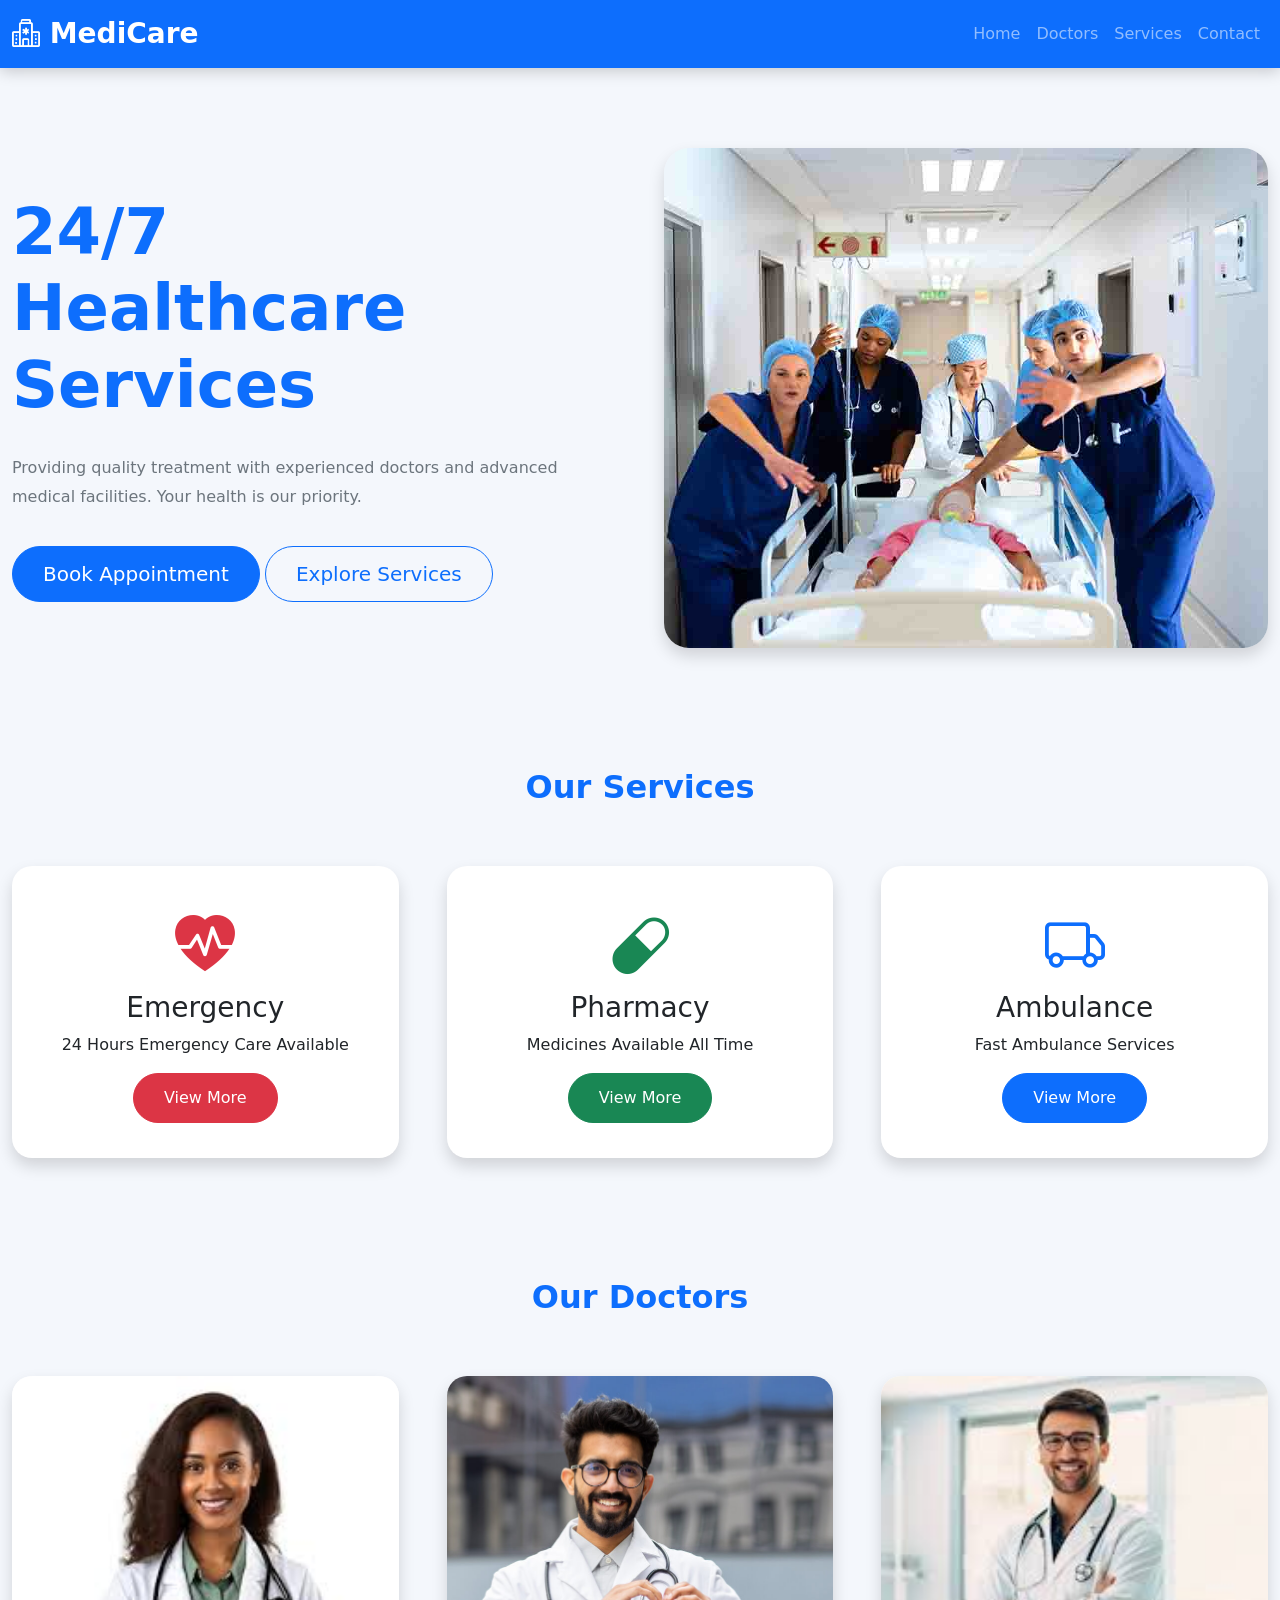
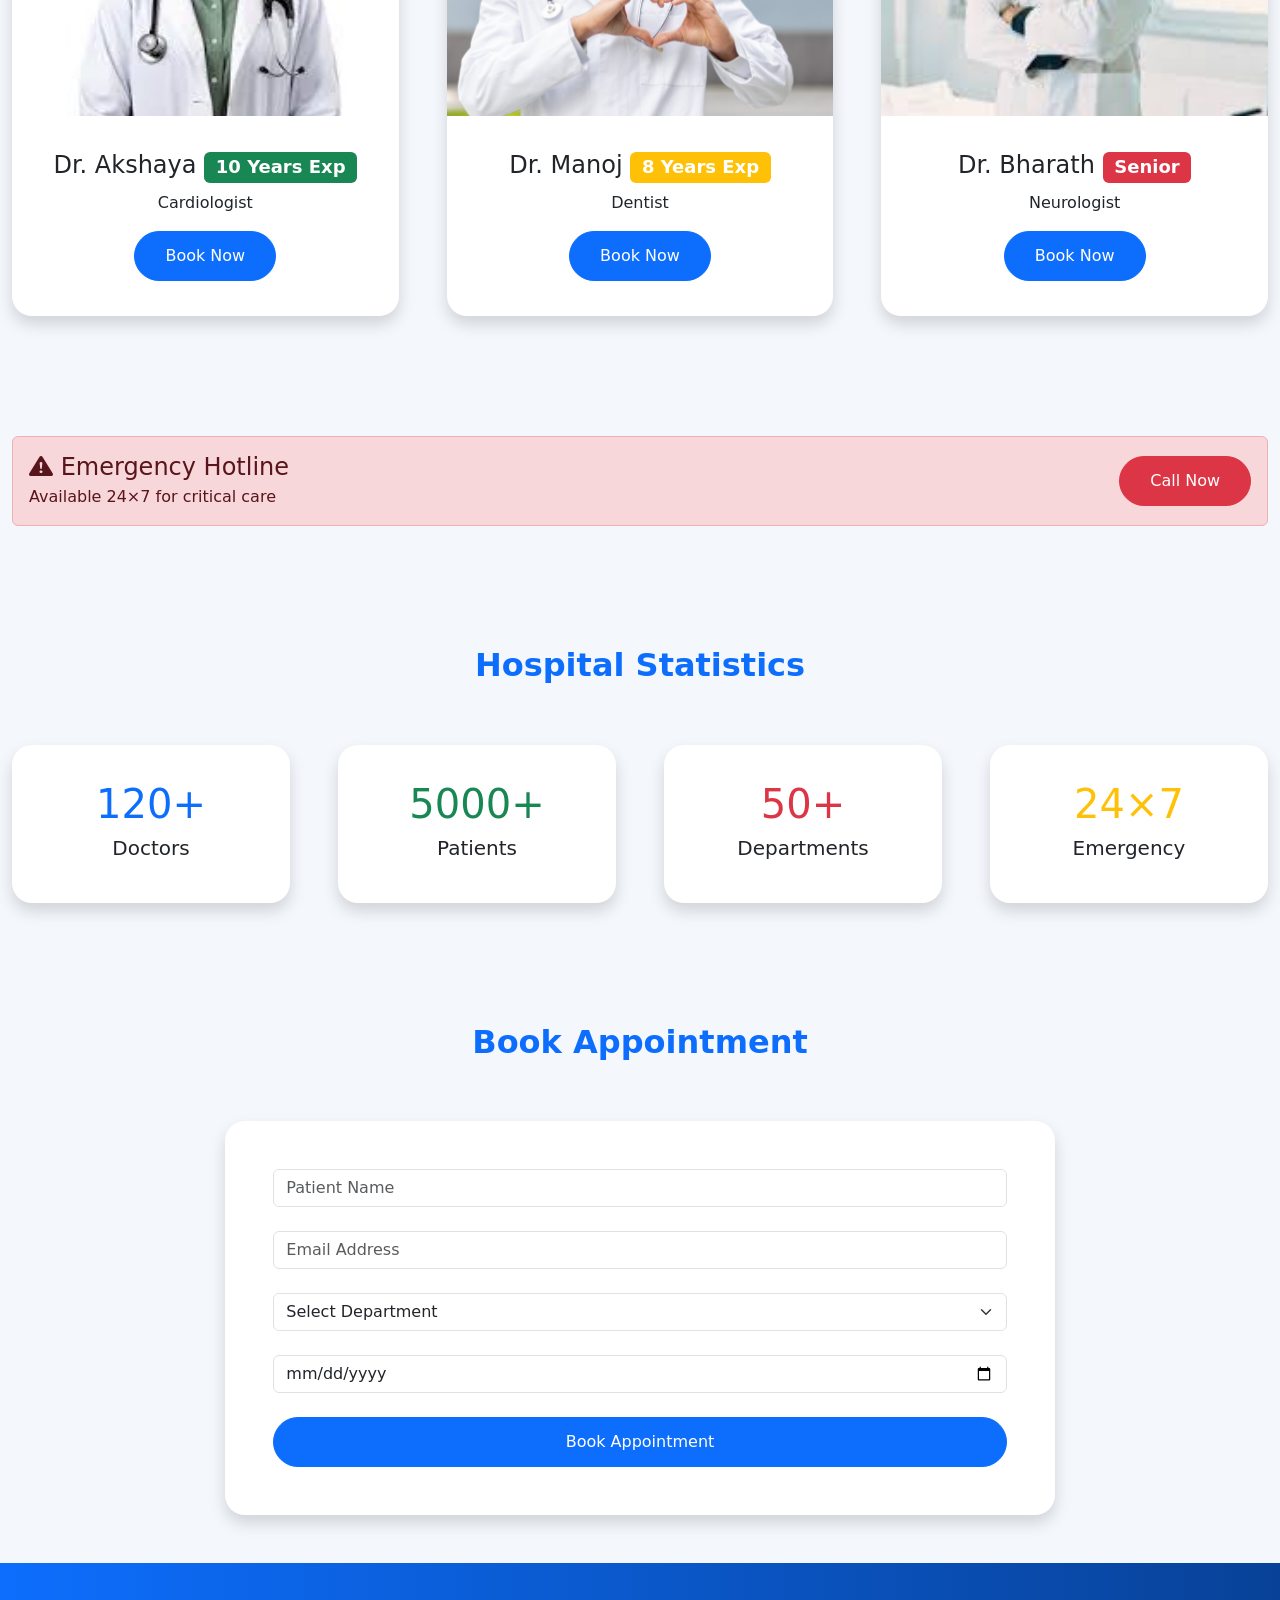
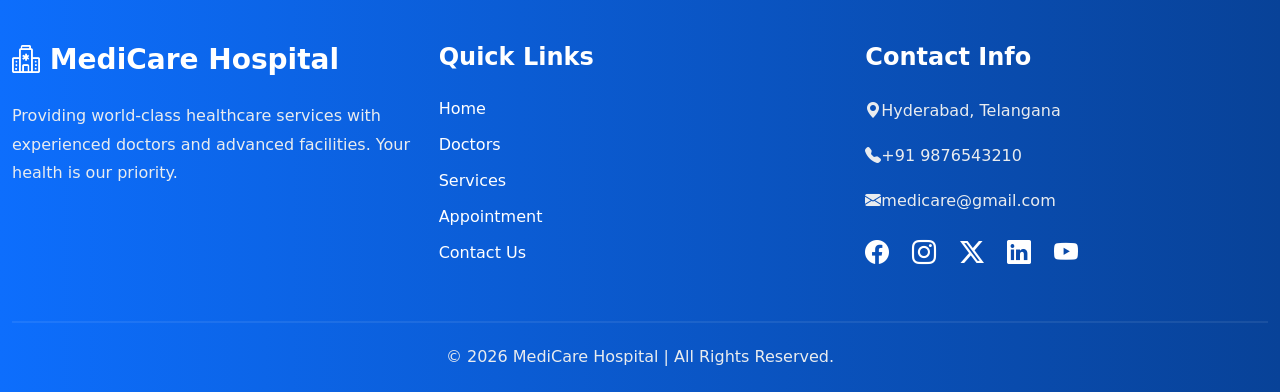
<file: project.html>
<!DOCTYPE html>
<html lang="en">
<head>
    <meta charset="UTF-8">
    <meta name="viewport" content="width=device-width, initial-scale=1.0">
    <title>Document</title>
</head>
<body>
    <!DOCTYPE html>
<html>
<head>
<title>MediCare Hospital</title>

<link href="https://cdn.jsdelivr.net/npm/bootstrap@5.3.3/dist/css/bootstrap.min.css"
rel="stylesheet">

<link rel="stylesheet"
href="https://cdn.jsdelivr.net/npm/bootstrap-icons@1.11.3/font/bootstrap-icons.min.css">

<style>

body{
    background:#f4f7fc;
    overflow-x:hidden;
}

/* Full Width Container */

.container{
    max-width:1400px;
}

/* Navbar */

.navbar{
    box-shadow:0 3px 15px rgba(0,0,0,.2);
}

/* Hero Section */

.hero{
    margin-top:80px;
    margin-bottom:120px;
}

.hero-content{
    padding-right:80px;
}

.hero-content h1{
    color:#0d6efd;
    margin-bottom:30px;
}

.hero-content p{
    line-height:1.8;
    margin-bottom:35px;
}

.hero-image{
    width:100%;
    height:500px;
    object-fit:cover;
    border-radius:25px;
    transition:.5s;
}

.hero-image:hover{
    transform:scale(1.02);
}

/* Section Title */

.section-title{
    margin-bottom:60px;
    color:#0d6efd;
    font-weight:bold;
}

/* Cards */

.card{
    border:none;
    border-radius:20px;
    overflow:hidden;
    transition:.4s;
}

.card:hover{
    transform:translateY(-12px);
    box-shadow:0 15px 30px rgba(0,0,0,.2);
}

.card-body{
    padding:35px;
}

.card-img-top{
    width:100%;
    height:340px;
    object-fit:cover;
    object-position:center top;
}

.btn{
    border-radius:30px;
    padding:12px 30px;
}

/* Services */

.service-icon{
    font-size:60px;
    margin-bottom:20px;
}

/* Sections */

.section{
    margin-top:120px;
}

.footer{
    background:linear-gradient(to right,#0d6efd,#084298);
    color:white;
    padding:80px 0 20px;
}

.footer h3,
.footer h4{
    margin-bottom:25px;
    font-weight:bold;
}

.footer p{
    color:#e9ecef;
    line-height:1.8;
}

.footer ul li{
    margin-bottom:12px;
}

.footer ul li a{
    color:white;
    text-decoration:none;
    transition:.3s;
}

.footer ul li a:hover{
    color:#ffd43b;
    padding-left:10px;
}

.social-icons{
    margin-top:20px;
}

.social-icons i{
    font-size:24px;
    margin-right:18px;
    cursor:pointer;
    transition:.4s;
}

.social-icons i:hover{
    color:#ffd43b;
    transform:translateY(-6px);
}

.footer hr{
    margin:40px 0 20px;
    border:1px solid rgba(255,255,255,.3);
}

</style>

</head>

<body>

<!-- Navbar -->

<nav class="navbar navbar-expand-lg navbar-dark bg-primary">

<div class="container">

<a class="navbar-brand fs-3 fw-bold">

<i class="bi bi-hospital"></i>

MediCare

</a>

<button class="navbar-toggler"
data-bs-toggle="collapse"
data-bs-target="#menu">

<span class="navbar-toggler-icon"></span>

</button>

<div class="collapse navbar-collapse"
id="menu">

<ul class="navbar-nav ms-auto">

<li class="nav-item">
<a class="nav-link" href="#">Home</a>
</li>

<li class="nav-item">
<a class="nav-link" href="#">Doctors</a>
</li>

<li class="nav-item">
<a class="nav-link" href="#">Services</a>
</li>

<li class="nav-item">
<a class="nav-link" href="#">Contact</a>
</li>

</ul>

</div>

</div>

</nav>

<!-- Hero -->

<div class="container hero">

<div class="row align-items-center g-5">

<div class="col-md-6 hero-content">

<h1 class="display-3 fw-bold">

24/7 Healthcare Services

</h1>

<p class="text-secondary">

Providing quality treatment with experienced doctors and advanced medical facilities. Your health is our priority.

</p>

<button class="btn btn-primary btn-lg">

Book Appointment

</button>

<button class="btn btn-outline-primary btn-lg">

Explore Services

</button>

</div>

<div class="col-md-6">

<img src="./Hospital2.jpg"
class="hero-image shadow ">

</div>

</div>

</div>

<!-- Services -->

<div class="container section">

<h2 class="text-center section-title">

Our Services

</h2>

<div class="row g-5">

<div class="col-md-4">

<div class="card shadow">

<div class="card-body text-center">

<i class="bi bi-heart-pulse-fill text-danger service-icon"></i>

<h3>Emergency</h3>

<p>

24 Hours Emergency Care Available

</p>

<button class="btn btn-danger">

View More

</button>

</div>

</div>

</div>

<div class="col-md-4">

<div class="card shadow">

<div class="card-body text-center">

<i class="bi bi-capsule text-success service-icon"></i>

<h3>Pharmacy</h3>

<p>

Medicines Available All Time

</p>

<button class="btn btn-success">

View More

</button>

</div>

</div>

</div>

<div class="col-md-4">

<div class="card shadow">

<div class="card-body text-center">

<i class="bi bi-truck text-primary service-icon"></i>

<h3>Ambulance</h3>

<p>

Fast Ambulance Services

</p>

<button class="btn btn-primary">

View More

</button>

</div>

</div>

</div>

</div>

</div>

<!-- Doctors -->

<div class="container section">

<h2 class="text-center section-title">

Our Doctors

</h2>

<div class="row g-5">

<div class="col-md-4">

<div class="card shadow">

<img src="./doctor_akshaya.jpg"
class="card-img-top">

<div class="card-body text-center">

<h4>

Dr. Akshaya

<span class="badge bg-success">

10 Years Exp

</span>

</h4>

<p>Cardiologist</p>

<button class="btn btn-primary">

Book Now

</button>

</div>

</div>

</div>

<div class="col-md-4">

<div class="card shadow">

<img src="./manoj.jpg"
class="card-img-top">

<div class="card-body text-center">

<h4>

Dr. Manoj

<span class="badge bg-warning">

8 Years Exp

</span>

</h4>

<p>Dentist</p>

<button class="btn btn-primary">

Book Now

</button>

</div>

</div>

</div>

<div class="col-md-4">

<div class="card shadow">

<img src="./Bharath.jpg"
class="card-img-top">

<div class="card-body text-center">

<h4>

Dr. Bharath

<span class="badge bg-danger">

Senior

</span>

</h4>

<p>Neurologist</p>

<button class="btn btn-primary">

Book Now

</button>

</div>

</div>

</div>

</div>

</div>

<div class="container section">

<div class="alert alert-danger d-flex justify-content-between align-items-center">

<div>

<h4 class="mb-1">

<i class="bi bi-exclamation-triangle-fill"></i>

Emergency Hotline

</h4>

Available 24×7 for critical care

</div>

<button class="btn btn-danger">

Call Now

</button>

</div>

</div>
<div class="container section">

<h2 class="text-center section-title">

Hospital Statistics

</h2>

<div class="row g-5">

<div class="col-md-3">

<div class="card shadow text-center">

<div class="card-body">

<h1 class="text-primary">120+</h1>

<h5>Doctors</h5>

</div>

</div>

</div>

<div class="col-md-3">

<div class="card shadow text-center">

<div class="card-body">

<h1 class="text-success">5000+</h1>

<h5>Patients</h5>

</div>
</div>
</div>
<div class="col-md-3">
<div class="card shadow text-center">
<div class="card-body">
<h1 class="text-danger">50+</h1>
<h5>Departments</h5>
</div>
</div>
</div>
<div class="col-md-3">
<div class="card shadow text-center">
<div class="card-body">
<h1 class="text-warning">24×7</h1>
<h5>Emergency</h5>
</div>
</div>
</div>
</div>
</div>

<div class="container section">
<h2 class="text-center section-title">
Book Appointment
</h2>
<div class="row justify-content-center">
<div class="col-md-8">
<div class="card shadow">
<div class="card-body p-5">
<form>
<input type="text" placeholder="Patient Name" class="form-control mb-4">

<input type="email" placeholder="Email Address" class="form-control mb-4">
<select class="form-select mb-4">
<option>Select Department</option>
<option>Cardiology</option>
<option>Dental</option>
<option>Neurology</option>
<option>Orthopedic</option>
</select>
<input type="date" class="form-control mb-4">
<button class="btn btn-primary w-100">Book Appointment
</button>
</form>
</div>
</div>
</div>
</div>
</div>

<footer class="footer mt-5">
    <div class="container">
        <div class="row gy-4">
            <div class="col-md-4">
                <h3>
                    <i class="bi bi-hospital"></i>
                    MediCare Hospital
                </h3>
                <p> Providing world-class healthcare services with experienced doctors and advanced facilities. Your health is our priority.</p>
            </div>

            <div class="col-md-4">
                <h4>Quick Links</h4>
                <ul class="list-unstyled">
                    <li><a href="#">Home</a></li>
                    <li><a href="#">Doctors</a></li>
                    <li><a href="#">Services</a></li>
                    <li><a href="#">Appointment</a></li>
                    <li><a href="#">Contact Us</a></li>
                </ul>
            </div>

            <div class="col-md-4">
                <h4>Contact Info</h4>
                <p>
                    <i class="bi bi-geo-alt-fill"></i>Hyderabad, Telangana
                </p>
                <p>
                    <i class="bi bi-telephone-fill"></i>+91 9876543210</p>
                <p><i class="bi bi-envelope-fill"></i>medicare@gmail.com</p>
                <div class="social-icons">
                    <i class="bi bi-facebook"></i>
                    <i class="bi bi-instagram"></i>
                    <i class="bi bi-twitter-x"></i>
                    <i class="bi bi-linkedin"></i>
                    <i class="bi bi-youtube"></i>
                </div>
            </div>
        </div>
        <hr>
        <div class="text-center">
            <p class="mb-0"> © 2026 MediCare Hospital | All Rights Reserved.</p>
        </div>
    </div>
</footer>
<script src="https://cdn.jsdelivr.net/npm/bootstrap@5.3.3/dist/js/bootstrap.bundle.min.js"></script>
</body>
</html>
</body>
</html>
</file>
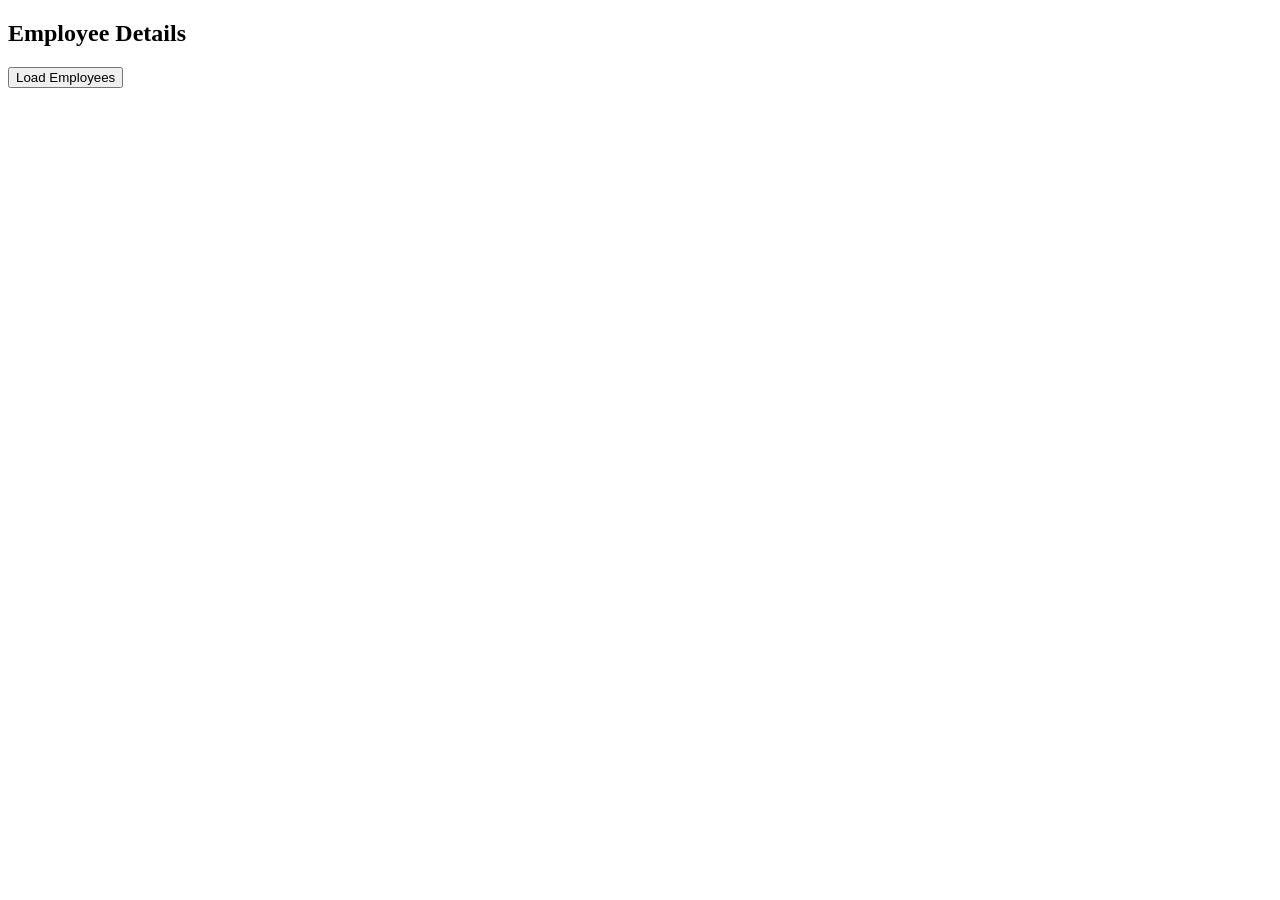
<file: DynamicEmployee/employee.html>
<!DOCTYPE html>
<html>
<head>
    <title>Load Employees</title>
</head>
<body>
    <h2>Employee Details</h2>
    <button onclick="loadEmployees()">Load Employees</button>
    <pre id="output"></pre>
    <script>
        function loadEmployees() 
        {
            let xhr = new XMLHttpRequest();
            xhr.open("GET", "employees.json", true);
            xhr.onreadystatechange = function () 
            {
                if (xhr.readyState === 4) 
                {
                    if (xhr.status === 200) 
                    {
                        document.getElementById("output").textContent = xhr.responseText;

                    }
                     else 
                    {

                        document.getElementById("output").textContent = "Error loading employees";
                    }
                }
            };
            xhr.send();
        }
    </script>
</body>
</html>
</file>
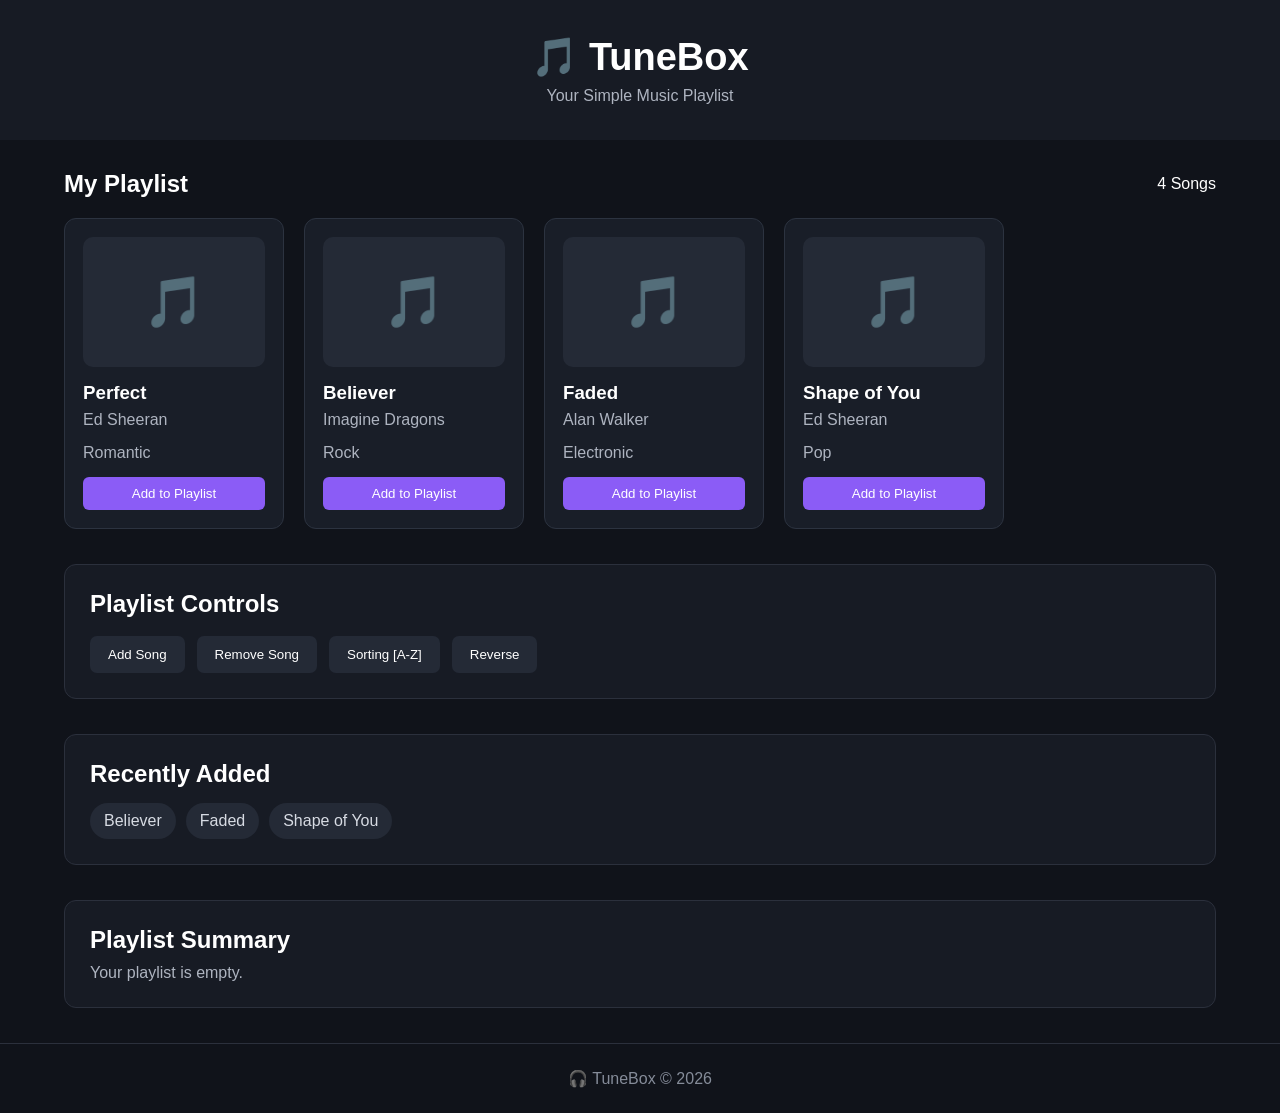
<file: Playlist/TuneBox.html>
<!DOCTYPE html>
<html lang="en">
<head>
    <meta charset="UTF-8">
    <meta name="viewport" content="width=device-width, initial-scale=1.0">

    <title>TuneBox - Music Playlist</title>

    <link rel="stylesheet" href="./flex.css">
</head>

<body>

    <header>
        <h1>🎵 TuneBox</h1>
        <p>Your Simple Music Playlist</p>
    </header>


    <main>
        <section class="playlist-section">

            <div class="section-heading">
                <h2>My Playlist</h2>
                <span id="songCount">0 Songs</span>
            </div>

            <div id="songContainer" class="song-container">
                
            </div>

        </section>

        <section class="controls-section">

            <h2>Playlist Controls</h2>

            <div class="controls">

                <button onclick="addSong()">
                     Add Song
                </button>

                <button onclick="removeSong()">
                     Remove Song
                </button>

                <button onclick="sortSongs()">
                    Sorting [A-Z]
                </button>

                <button onclick="reverseSongs()">
                     Reverse
                </button>

            </div>
     </section>

        <section class="recent-section">
            <h2>Recently Added</h2>
            <div id="recentSongs" class="recent-songs">
            </div>
        </section>
        <section class="summary-section">
            <h2>Playlist Summary</h2>
            <p id="playlistSummary">
                Your playlist is empty.
            </p>
        </section>
    </main>
    <footer>
        <p>🎧 TuneBox &copy; 2026</p>
    </footer>


    <script src="./script.js"></script>

</body>
</html>
</file>
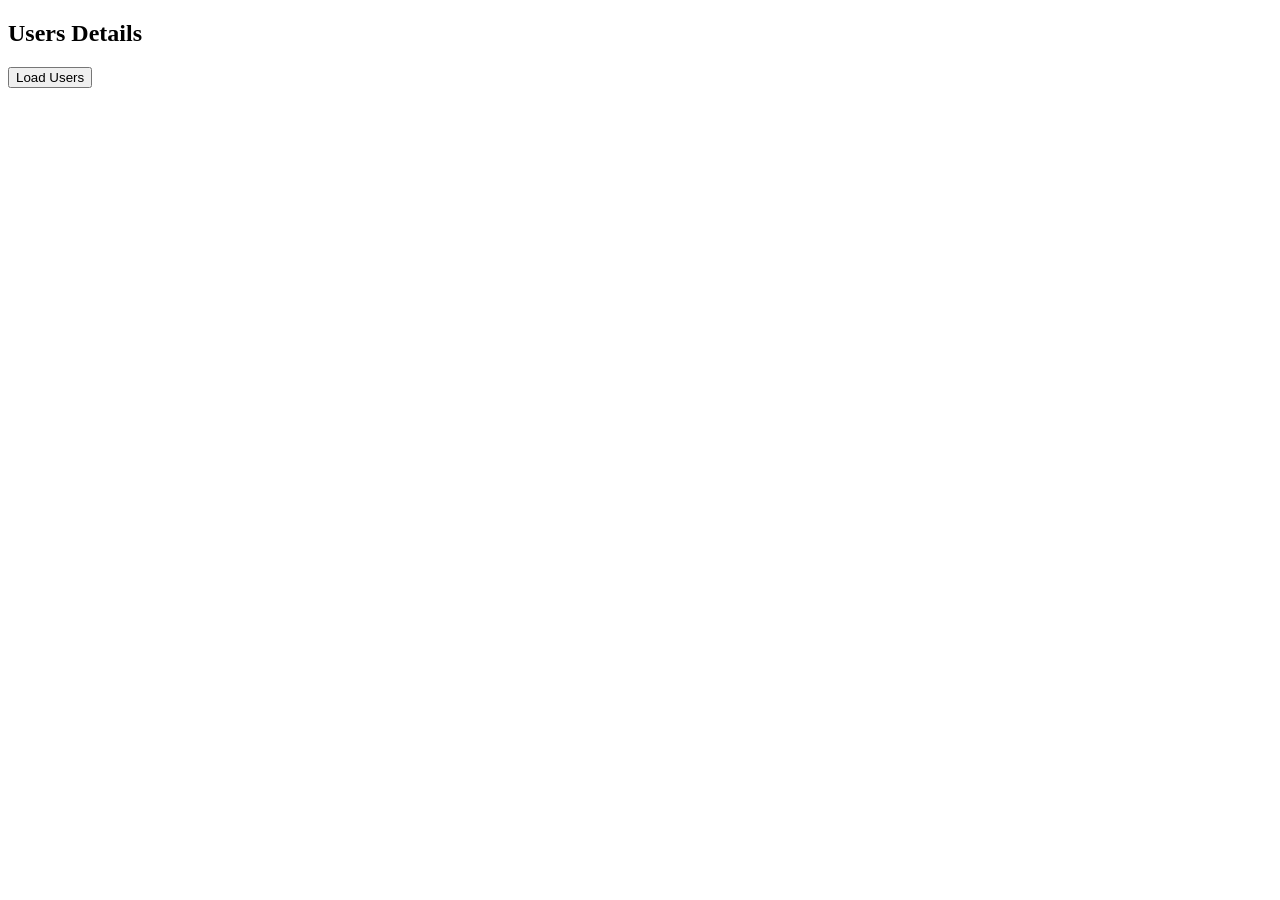
<file: DynamicEmployee/API/company.html>
<!DOCTYPE html>
<html>
<head>
    <title>Users API</title>
</head>

<body>

    <h2>Users Details</h2>
    <button onclick="loadUsers()">Load Users</button>
    <pre id="output"></pre>
    <script>
        function loadUsers() 
        {
            let cp = new XMLHttpRequest();
            cp.open("GET","https://jsonplaceholder.typicode.com/users",true);
            cp.onreadystatechange = function () 
            {
                if (cp.readyState === 4)
                 {
                    if (cp.status === 200) 
                    {
                        document.getElementById("output").textContent =cp.responseText;
                    } 
                    else
                     {
                        document.getElementById("output").textContent = "Error loading users";
                    }
                }
            };
            cp.send();
        }
    </script>
</body>
</html>
</file>
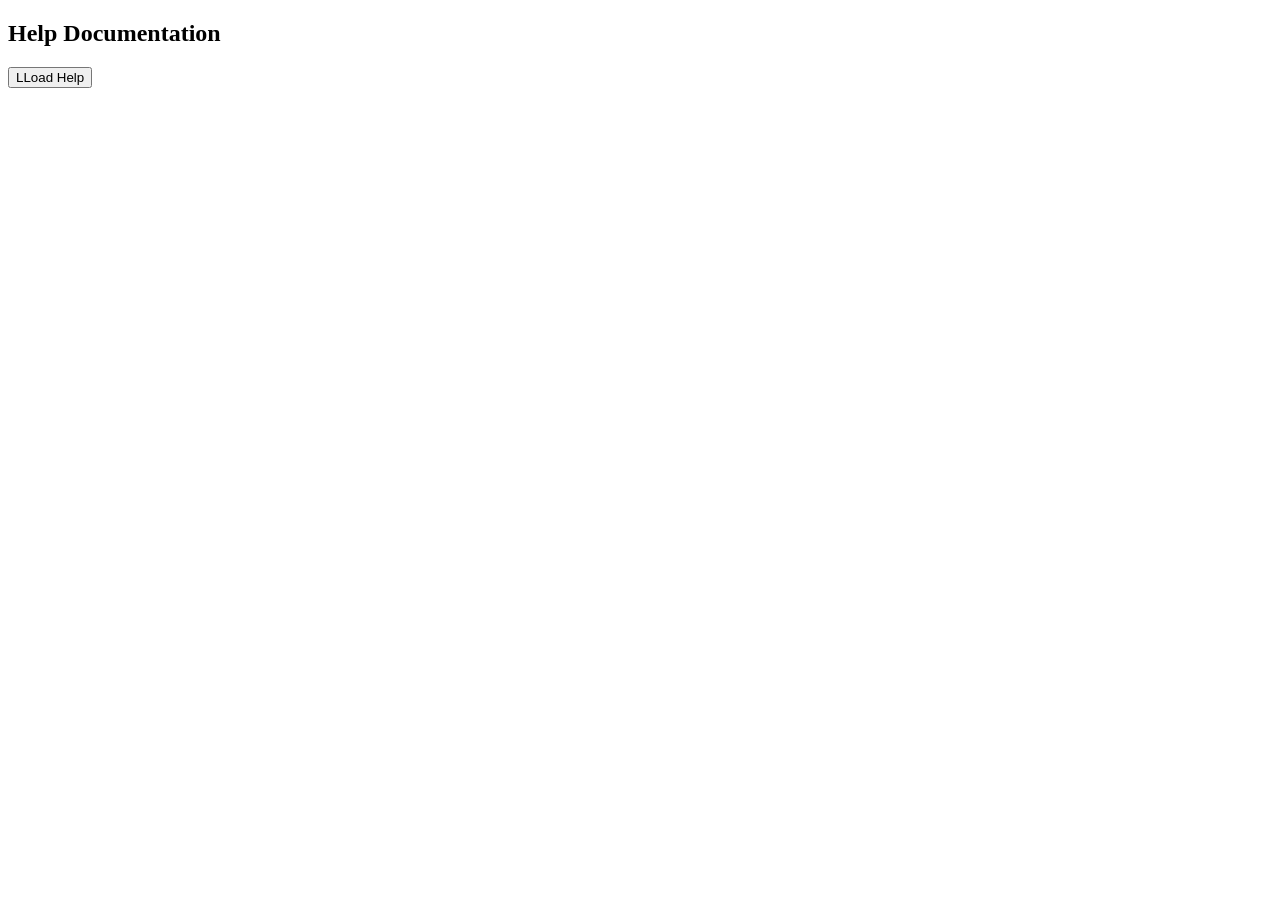
<file: DynamicEmployee/API/documentation.html>
<!DOCTYPE html>
<html lang="en">
<head>
    <meta charset="UTF-8">
    <meta name="viewport" content="width=device-width, initial-scale=1.0">
    <title>Document</title>
</head>
<body>
    <h2>Help Documentation</h2>
    <button onclick="LoadHelp()">LLoad Help</button>
    <pre id="content"></pre>
    <script>
        function  LoadHelp()
        {
            let http=new XMLHttpRequest();
            http.open("GET","help.txt",true);
            http.onreadystatechange=function()
            {
            if(http.readyState===4)
            {
                if(http.status===200)
            {
                document.getElementById("content").textContent=http.responseText;
            }
            else
            {
                document.getElementById("content").textContent="Error loading Help";
            }
            }
            };
            http.send();
        }
    </script>
</body>
</html>
</file>
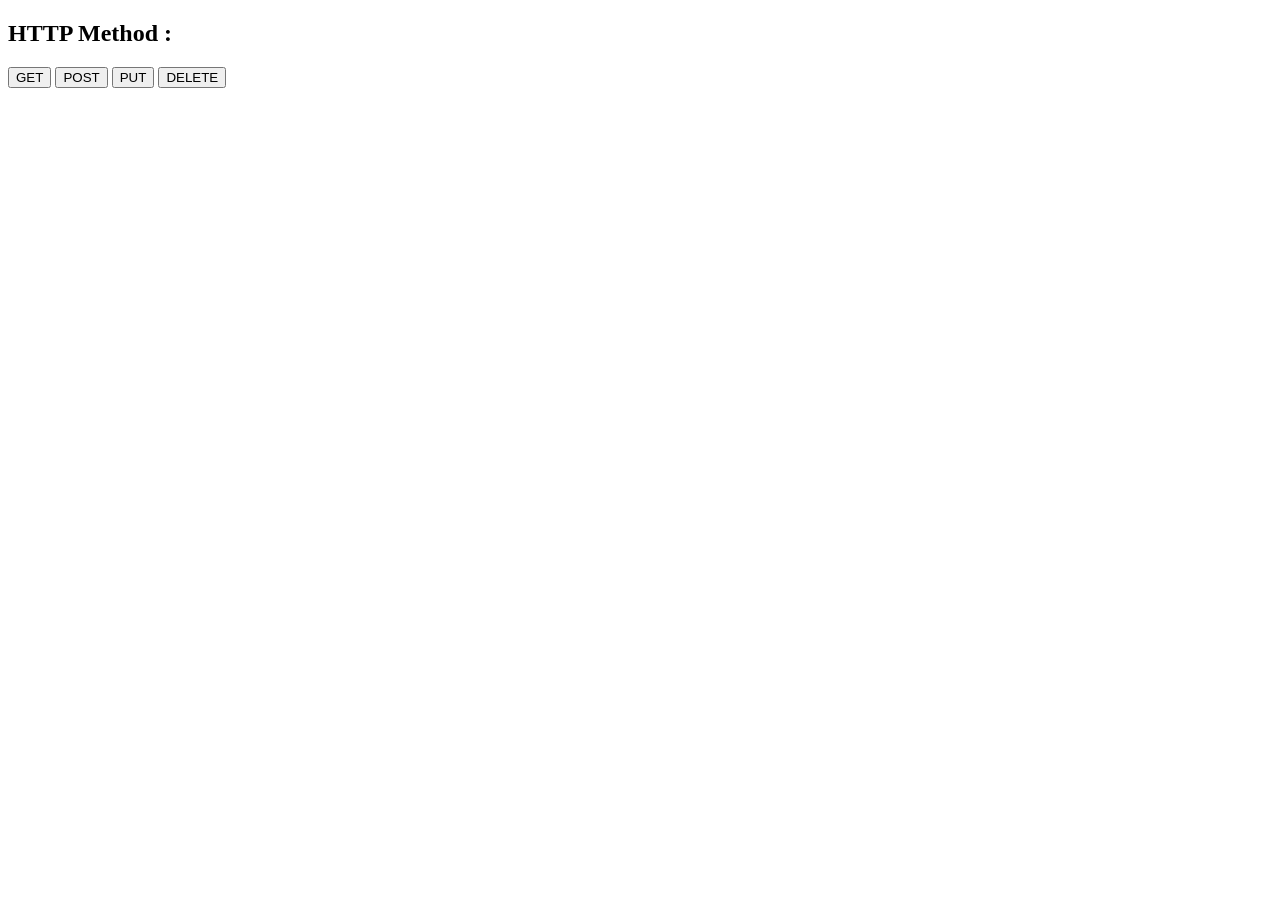
<file: DynamicEmployee/API/HTTP methods.html>
<!DOCTYPE html>
<html lang="en">
<head>
    <meta charset="UTF-8">
    <meta name="viewport" content="width=device-width, initial-scale=1.0">
    <title>Document</title>
</head>
<body>
     <h2 id="output">HTTP Method :</h2>
    <button onclick="showMethod('GET')">GET</button>
    <button onclick="showMethod('POST')">POST</button>
    <button onclick="showMethod('PUT')">PUT</button>
    <button onclick="showMethod('DELETE')">DELETE</button>
    <script>
        function showMethod(method)
        {
            document.getElementById("output").textContent="HTTP method:"+method;
        }
    </script>
</body>
</html>
</file>
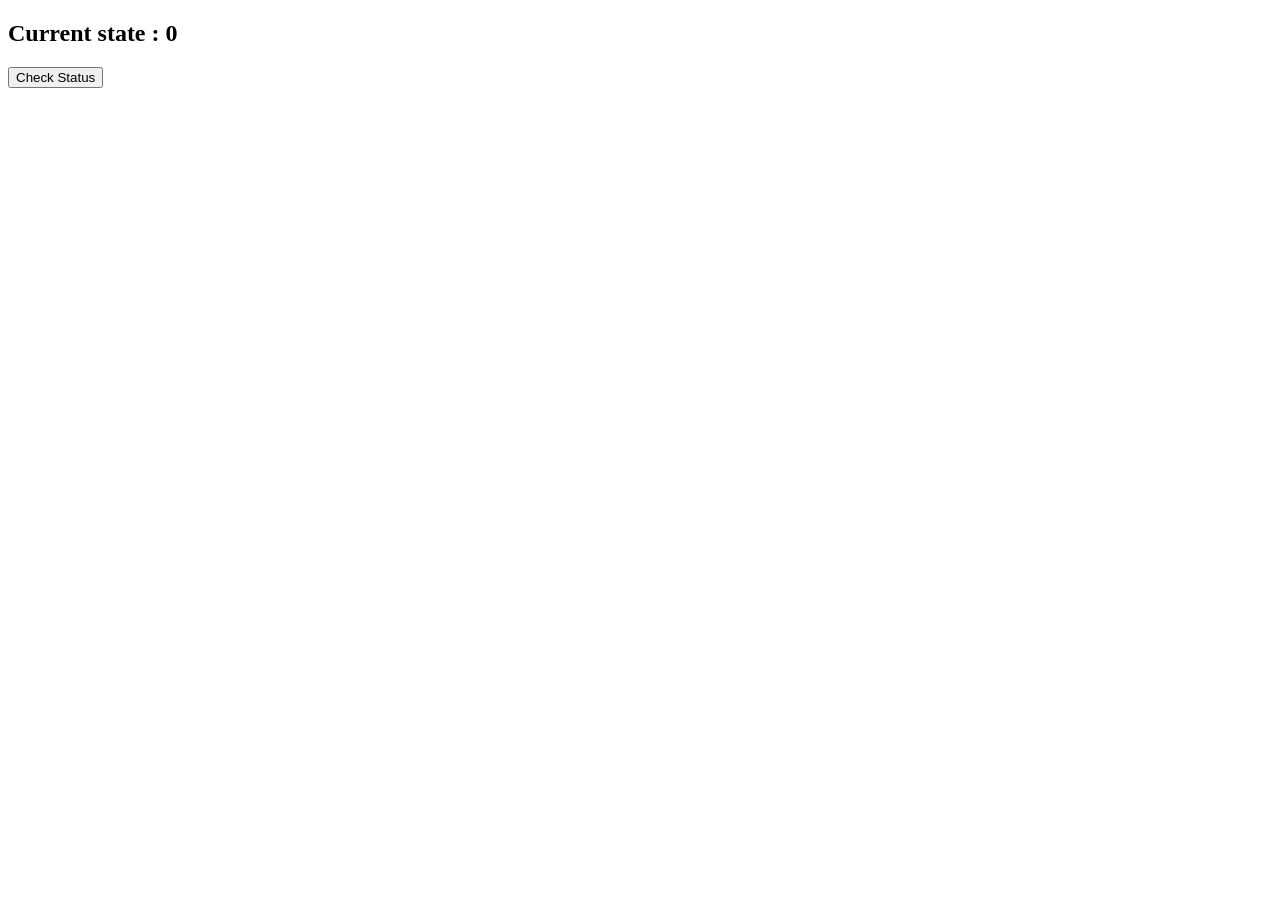
<file: DynamicEmployee/API/readystate.html>
<!DOCTYPE html>
<html>
<head>
    <title>Check Ready State</title>
</head>
<body>
    <h2 id="state">Current state : 0</h2>
    <button onclick="checkStatus()">Check Status</button>
    <pre id="output"></pre>
    <script>
        function checkStatus()
         {
            let xhr = new XMLHttpRequest();
            xhr.open("GET", "status.txt", true);
            xhr.onreadystatechange = function () 
            {
                document.getElementById("state").textContent = "Current State : " + xhr.readyState;
                if (xhr.readyState === 4) 
                {
                    if (xhr.status === 200) 
                    {
                        document.getElementById("output").textContent =xhr.responseText;
                    }
                     else
                      {
                        document.getElementById("output").textContent = "Unable to load file.";
                    }
                }
            };
            xhr.send();
        }
    </script>
</body>
</html>
</file>
<file: Playlist/flex.css>
* {
    margin: 0;
    padding: 0;
    box-sizing: border-box;
}

body {
    font-family: Arial, sans-serif;
    background-color: #10131a;
    color: white;
}

header {
    text-align: center;
    padding: 35px 20px;
    background-color: #171b24;
  
}

header h1 {
    font-size: 38px;
    margin-bottom: 8px;
}

header p {
    color: #aeb4c0;
}

main {
    
    width: 90%;
    
    margin: 30px auto;
}

section {
    margin-bottom: 35px;
}

.section-heading {
    display: flex;
    justify-content: space-between;
    align-items: center;
    margin-bottom: 20px;
}

.song-container {
    display: flex;
    flex-wrap: wrap;
    gap: 20px;
}

.song-card {
    width: 220px;
    background-color: #191e28;
    border: 1px solid #2c3340;
    border-radius: 12px;
    padding: 18px;
  
}

.song-card:hover {
    
    border:3px solid #8b5cf6;
}

.song-icon {
    
    height: 130px;
    background-color: #242a36;
    border-radius: 10px;

    display: flex;
    justify-content: center;
    align-items: center;

    font-size: 50px;
    margin-bottom: 15px;
}

.song-card h3 {
    margin-bottom: 7px;
}

.song-card p {
    color: #aeb4c0;
    margin-bottom: 15px;
}

.song-card button {
    width: 100%;
    padding: 9px;

    border: none;
    border-radius: 6px;

    background-color: #8b5cf6;
    color: white;

    cursor: pointer;
}

.song-card button:hover {
    background-color: #7043d4;
}

.controls-section {
    background-color: #171b24;
    padding: 25px;
    border-radius: 12px;
    border: 1px solid #2b303c;
}

.controls-section h2 {
    margin-bottom: 18px;
}

.controls {
    display: flex;
    gap: 12px;
    flex-wrap: wrap;
}

.controls button {
    padding: 11px 18px;

    border: none;
    border-radius: 7px;

    background-color: #242a36;
    color: white;

    cursor: pointer;
}

.controls button:hover {
    background-color: #8b5cf6;
}


.recent-section {
    background-color: #171b24;
    padding: 25px;
    border-radius: 12px;
    border: 1px solid #2b303c;
}

.recent-songs {
    margin-top: 15px;

    display: flex;
    gap: 10px;
    flex-wrap: wrap;
}

.recent-songs span {
    background-color: #242a36;
    padding: 9px 14px;
    border-radius: 20px;
    color: #d7dbe3;
}




.summary-section {
    background-color: #171b24;
    padding: 25px;
    border-radius: 12px;
    border: 1px solid #2b303c;
}

.summary-section p {
    margin-top: 10px;
    color: #aeb4c0;
}


footer {
    text-align: center;
    padding: 25px;
    color: #858c99;
    border-top: 1px solid #2b303c;
}
</file>
